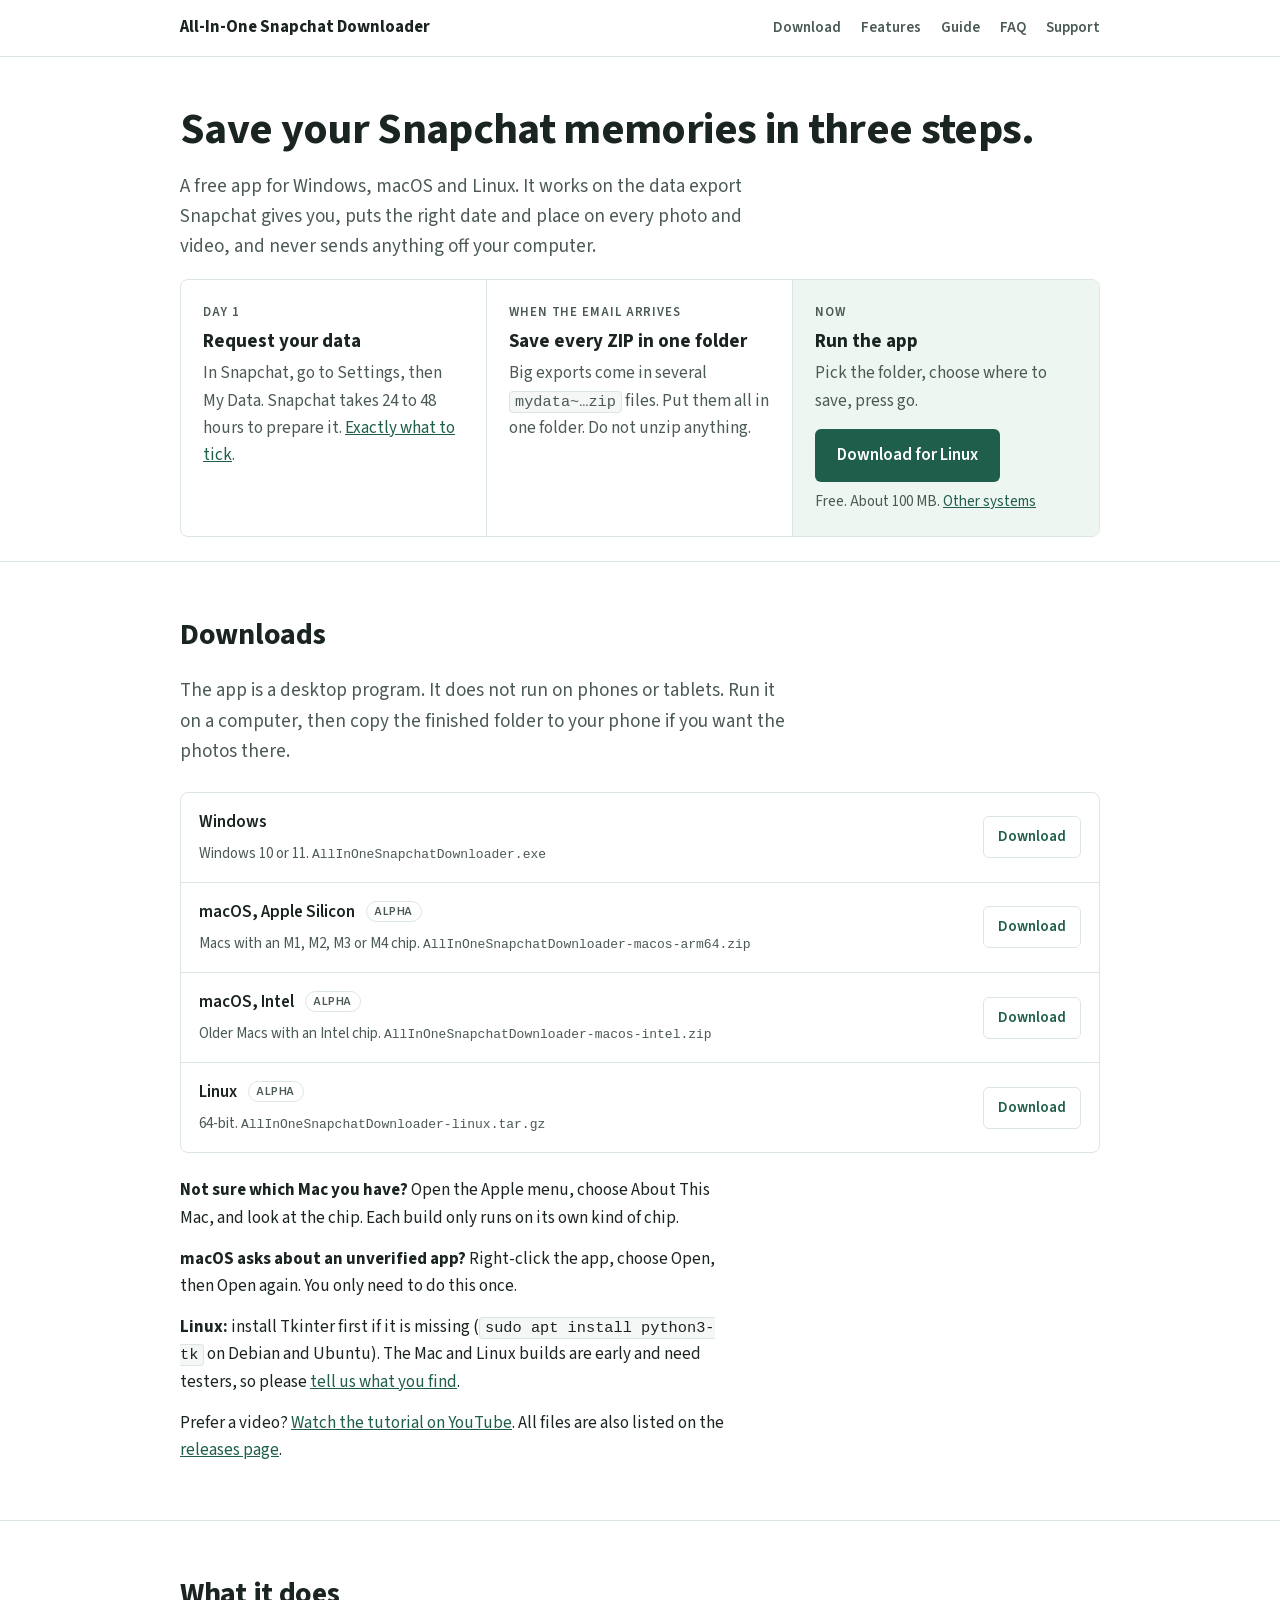
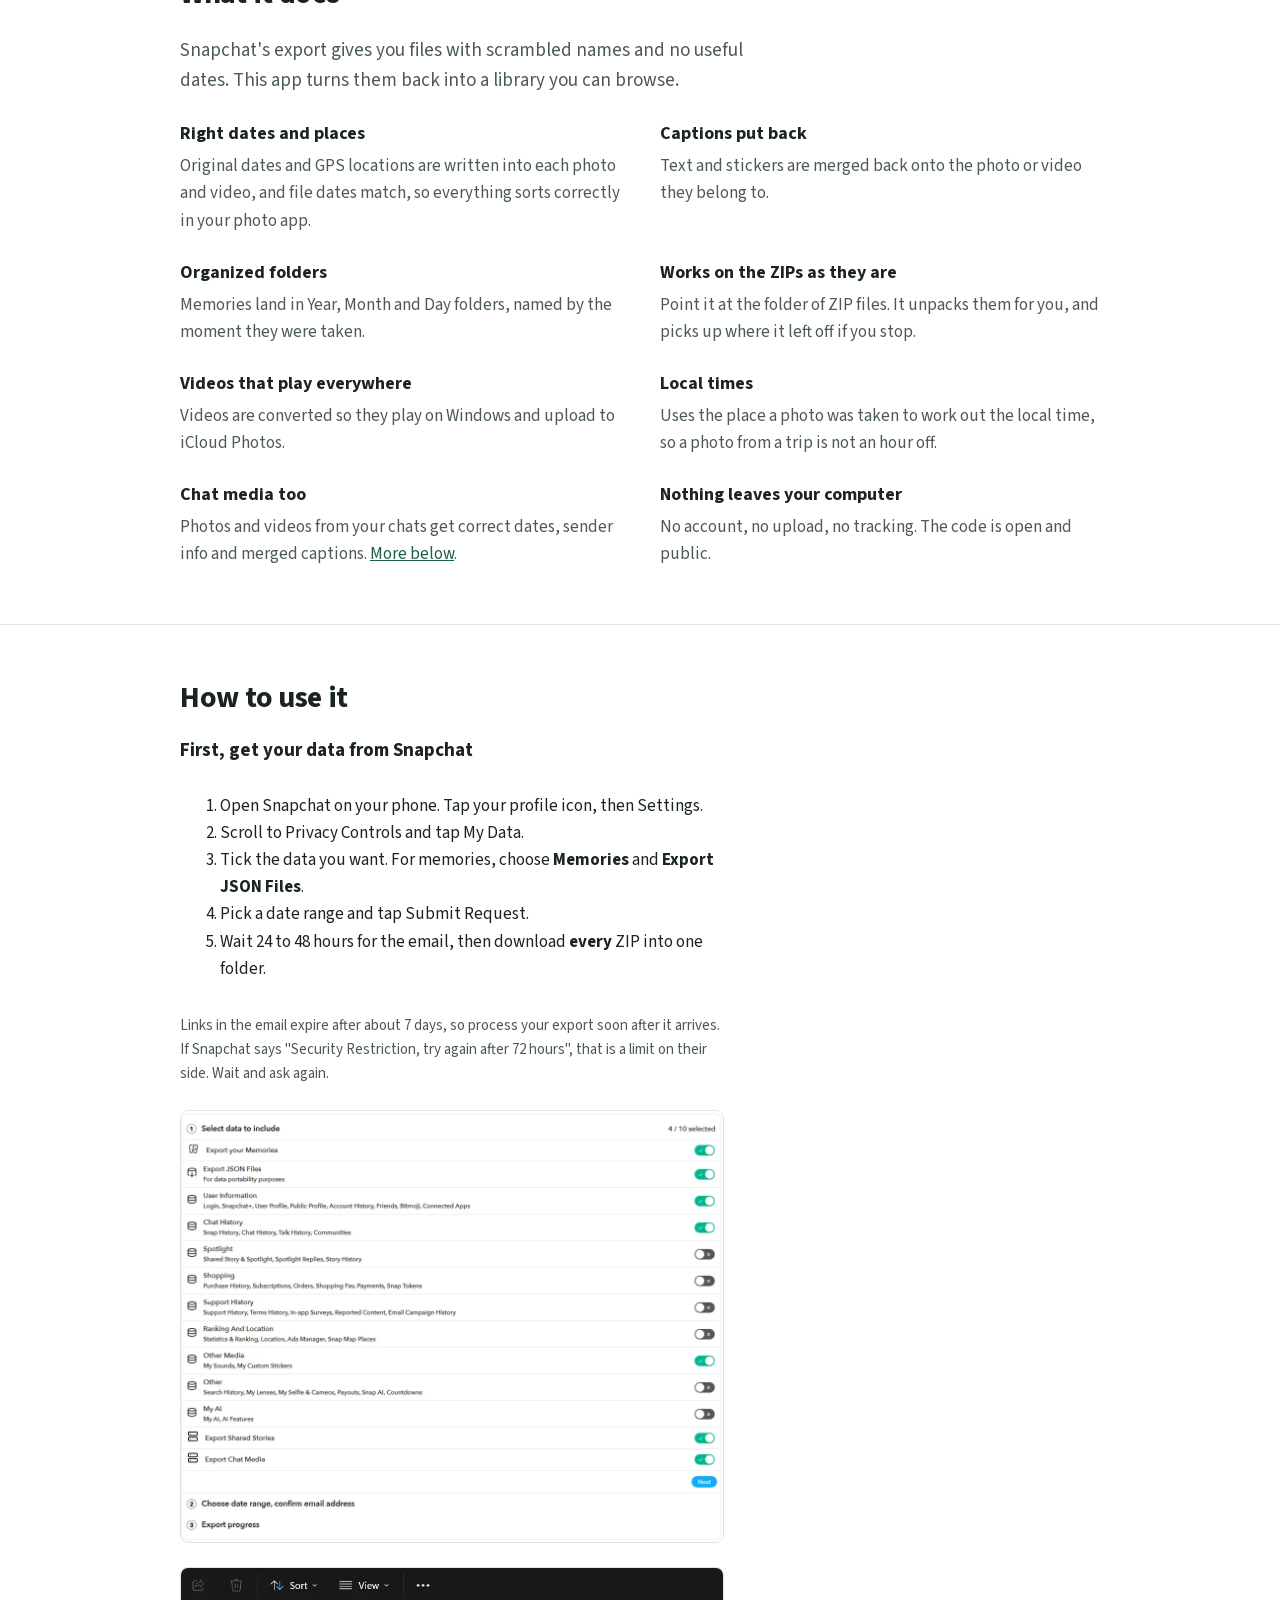
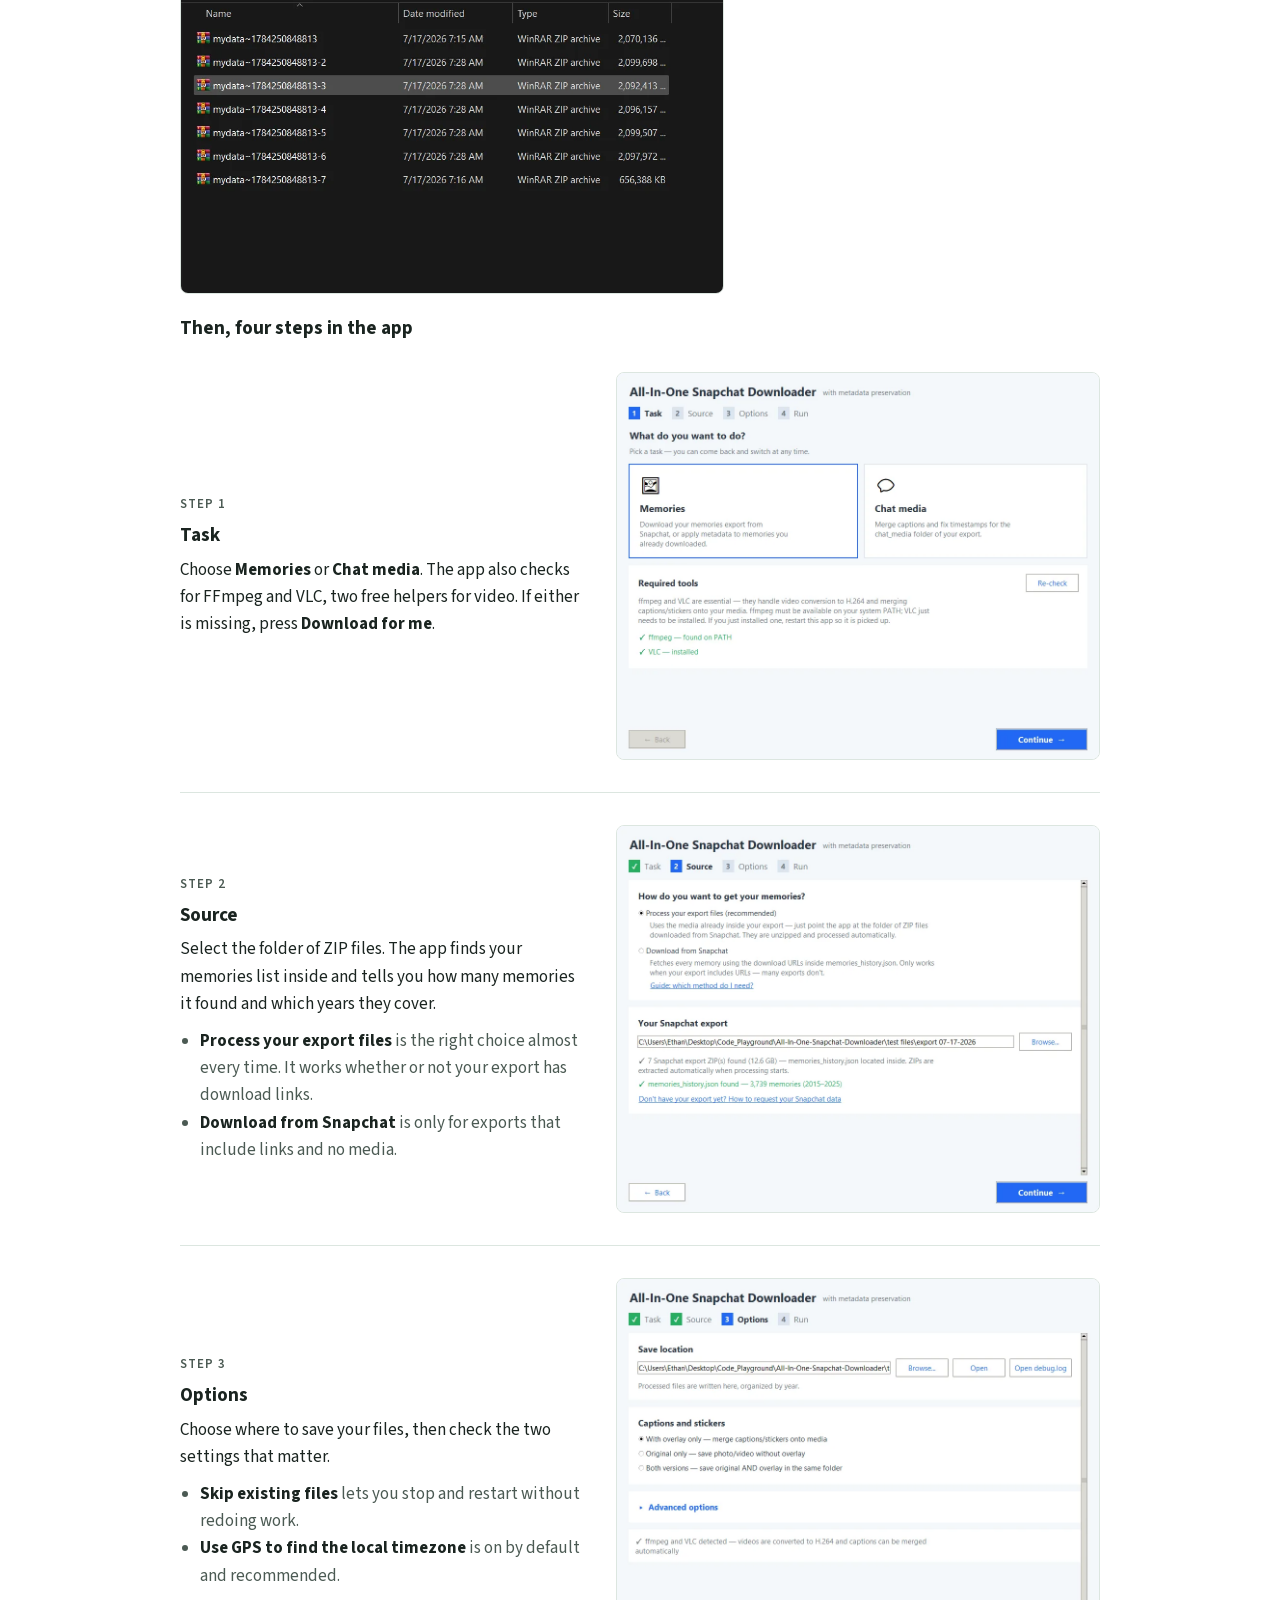
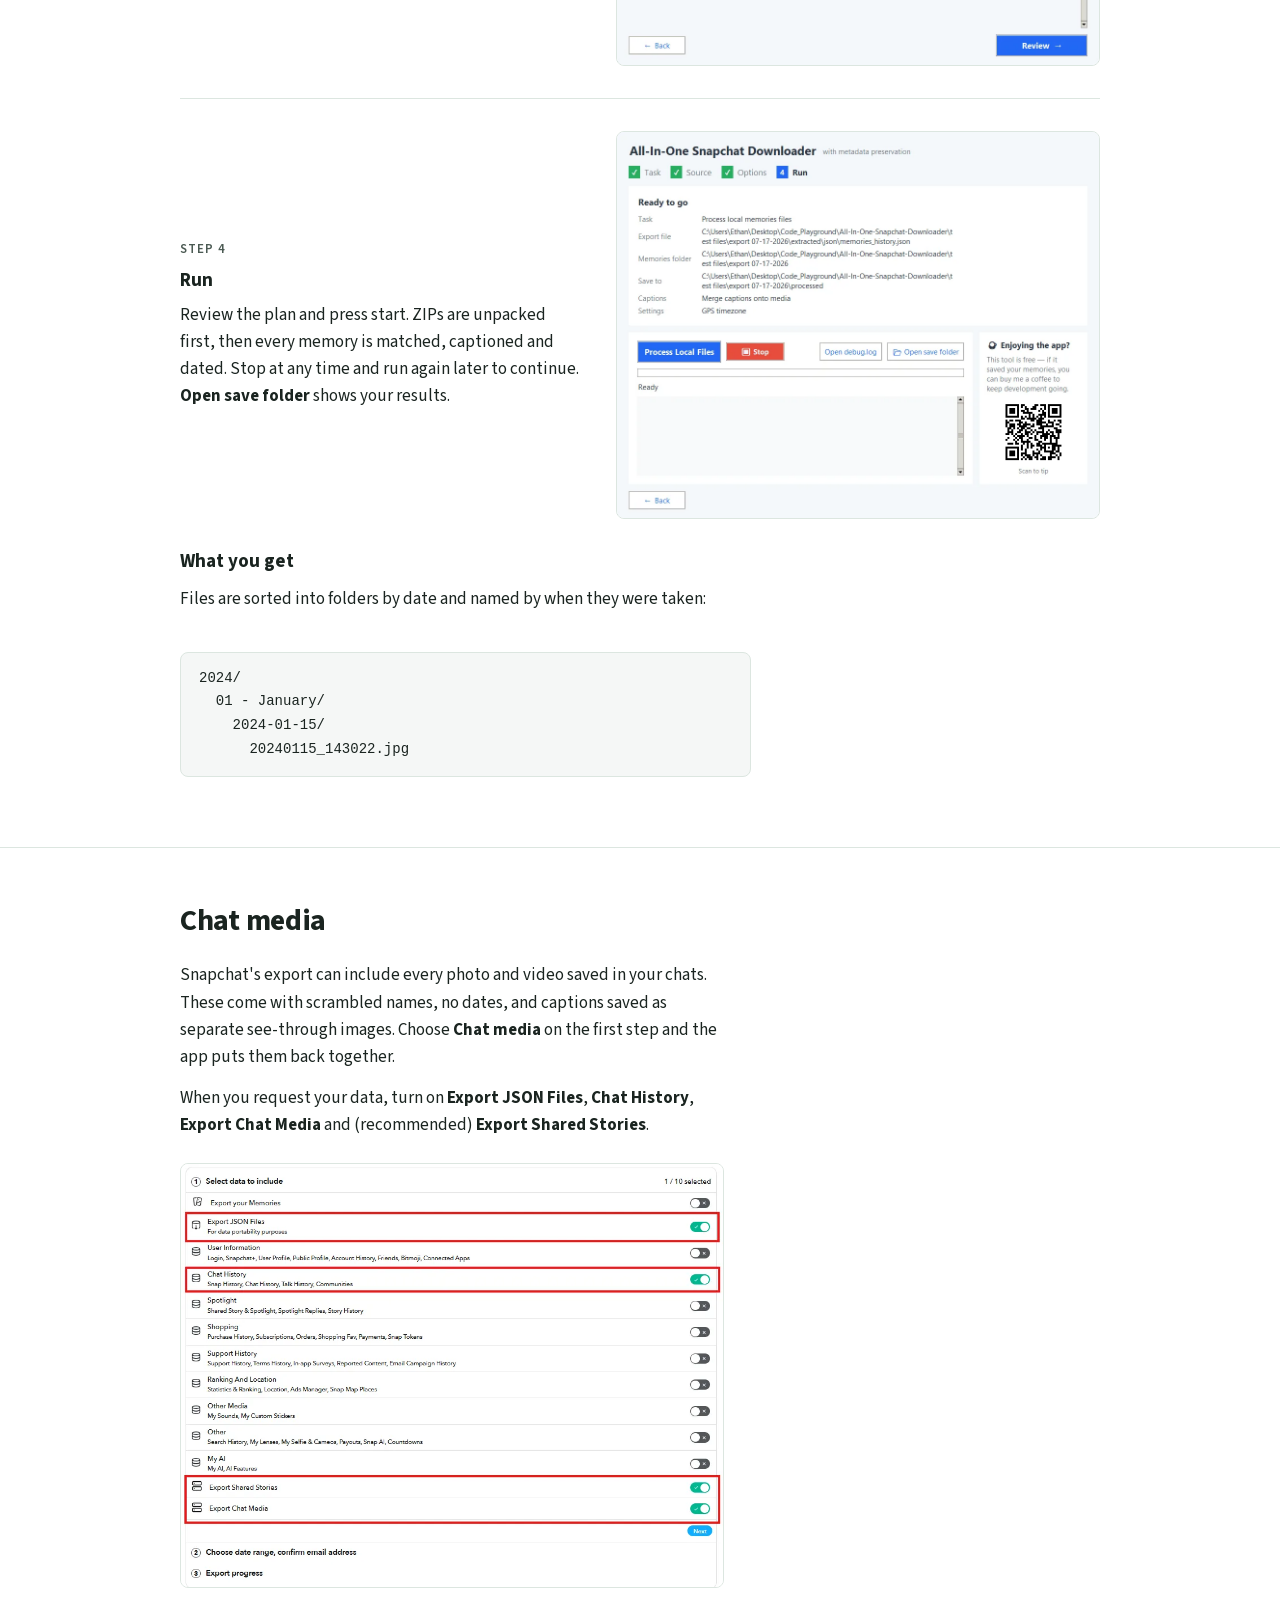
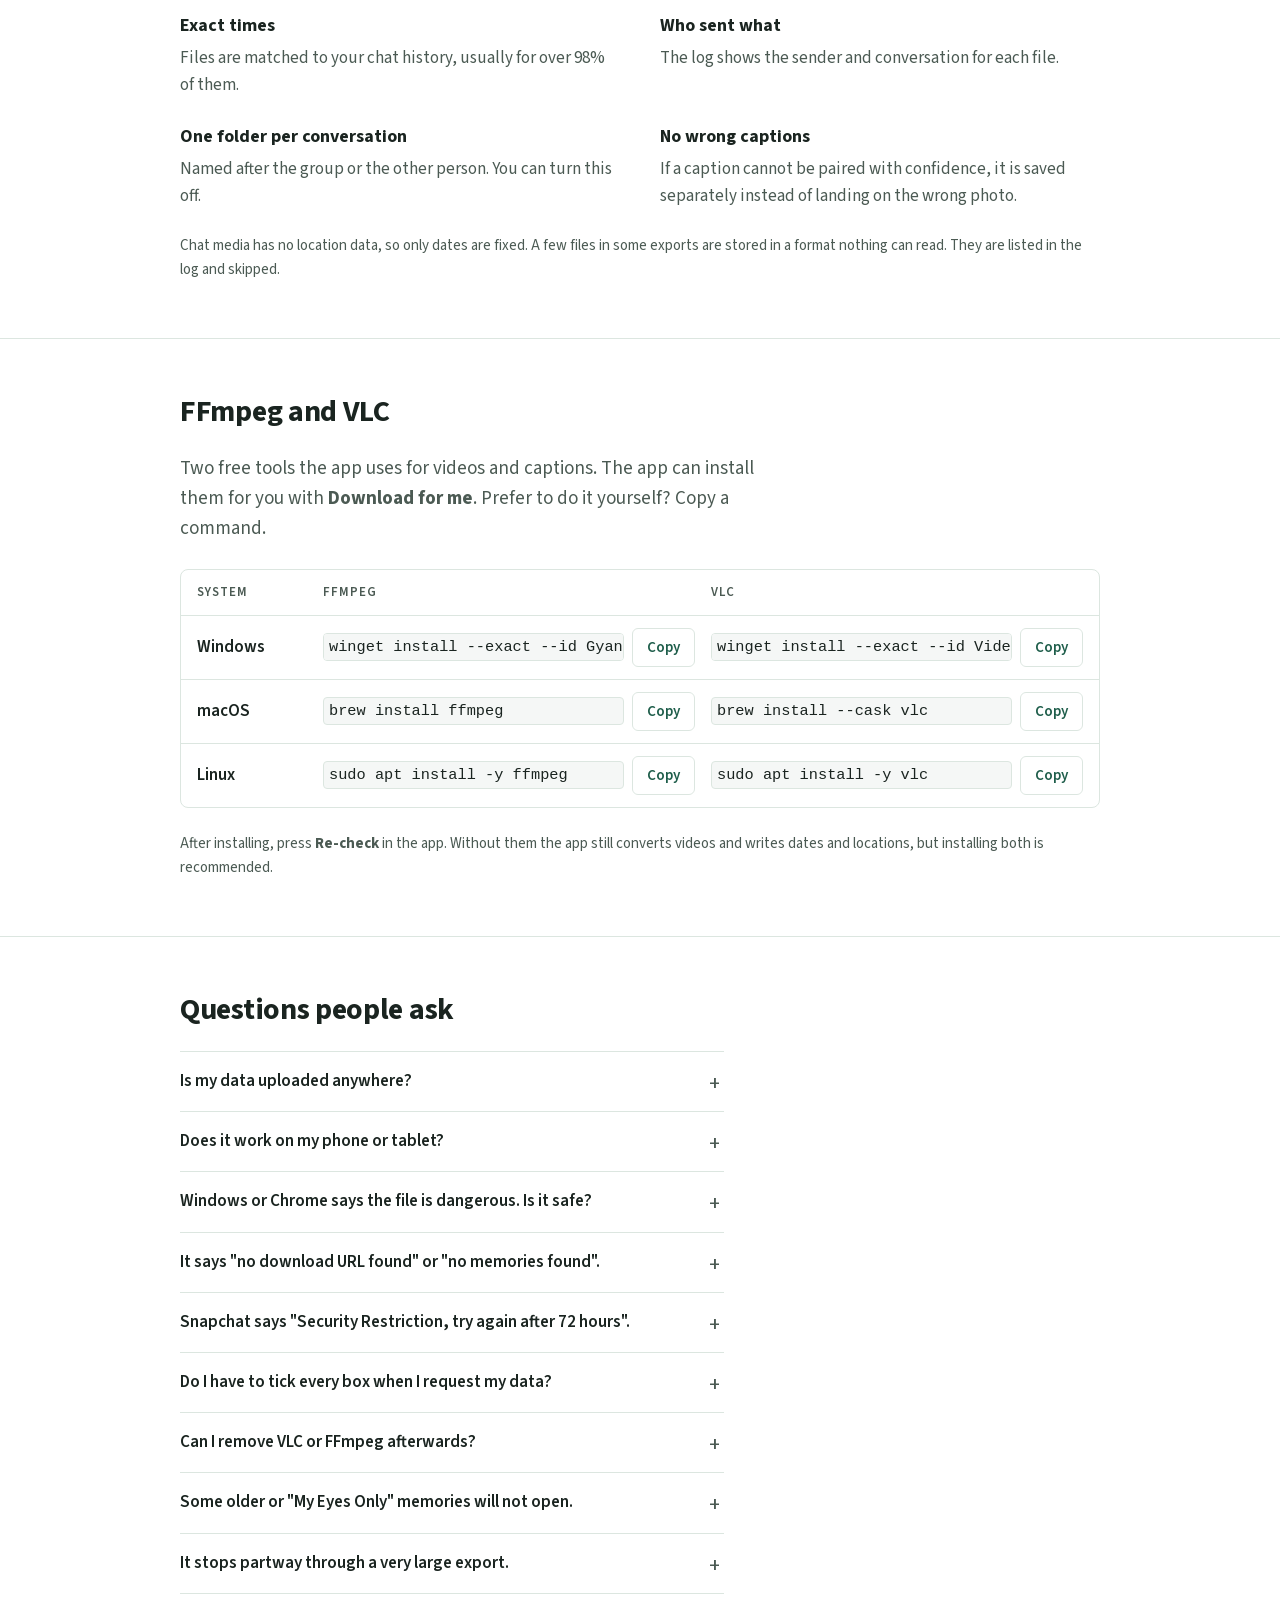
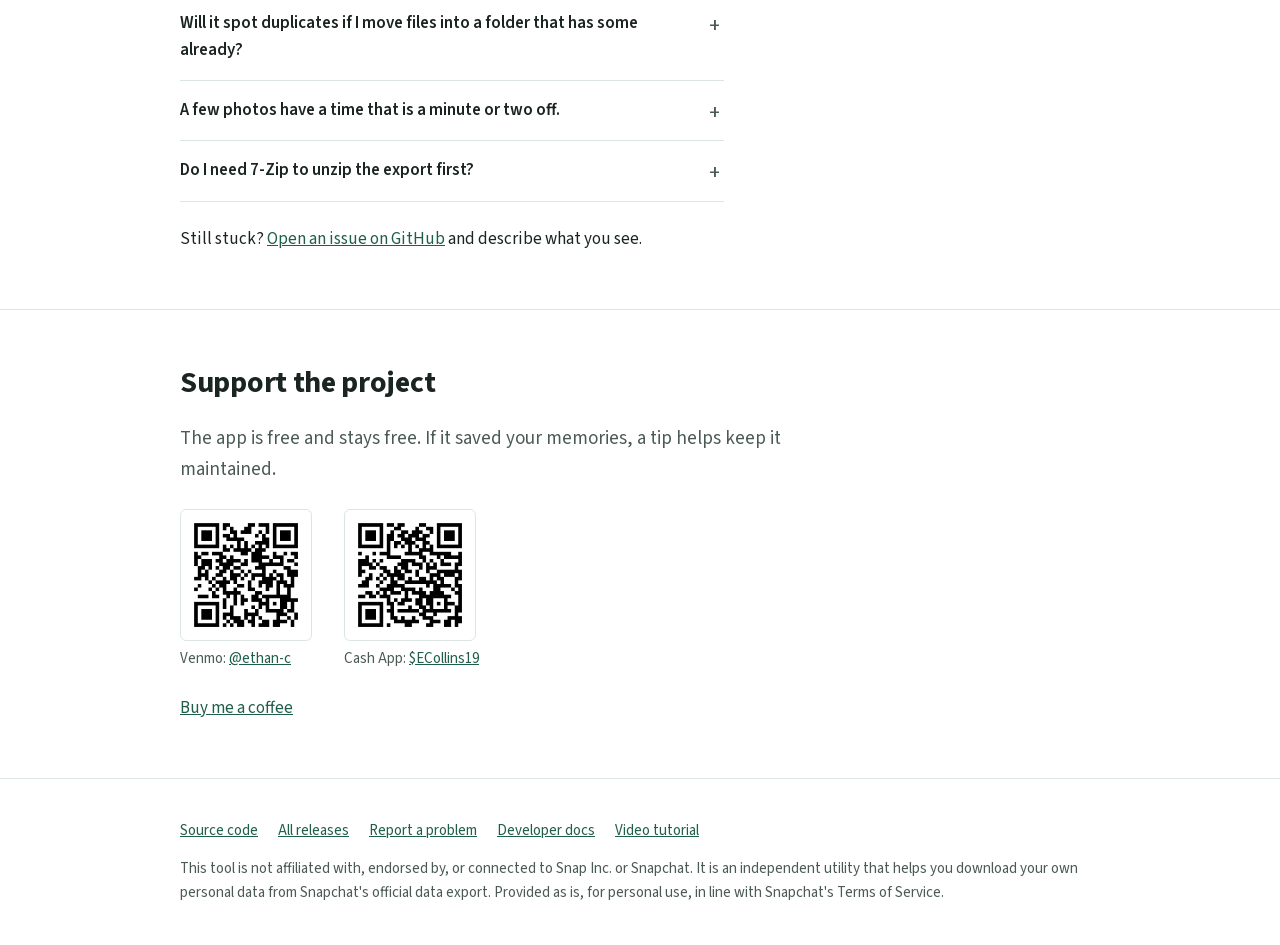
<file: site/index.html>
<!doctype html>
<html lang="en">
<head>
<meta charset="utf-8">
<meta name="viewport" content="width=device-width, initial-scale=1">
<title>All-In-One Snapchat Downloader</title>
<meta name="description" content="A free desktop app for Windows, macOS and Linux that turns your Snapchat data export into organized photos and videos with the right dates, locations and captions. Everything runs on your computer.">
<link rel="canonical" href="https://snapchat-downloader.example/">
<meta name="theme-color" content="#1F5E4B">
<meta property="og:type" content="website">
<meta property="og:title" content="All-In-One Snapchat Downloader">
<meta property="og:description" content="Save your Snapchat memories and chat media with the right dates, locations and captions. Free, open source, runs on your computer.">
<meta property="og:url" content="https://snapchat-downloader.example/">
<meta property="og:image" content="https://snapchat-downloader.example/og.png">
<meta name="twitter:card" content="summary_large_image">
<link rel="preload" href="fonts/source-sans-3-400.woff2" as="font" type="font/woff2" crossorigin>
<link rel="stylesheet" href="css/site.css">
<script defer src="js/download.js"></script>
</head>
<body>
<a class="skip" href="#main">Skip to content</a>

<header class="site-header">
  <div class="wrap">
    <a class="wordmark" href="#top">All-In-One Snapchat Downloader</a>
    <nav aria-label="Main">
      <a href="#download">Download</a>
      <a href="#features">Features</a>
      <a href="#guide">Guide</a>
      <a href="#faq">FAQ</a>
      <a href="#support">Support</a>
    </nav>
  </div>
</header>

<main id="main">
  <section class="hero" id="top">
    <div class="wrap">
      <h1>Save your Snapchat memories in three steps.</h1>
      <p class="lead">A free app for Windows, macOS and Linux. It works on the data export Snapchat gives you, puts the right date and place on every photo and video, and never sends anything off your computer.</p>

      <ol class="path">
        <li>
          <span class="when">Day 1</span>
          <h3>Request your data</h3>
          <p>In Snapchat, go to Settings, then My Data. Snapchat takes 24 to 48 hours to prepare it. <a href="#get-data">Exactly what to tick</a>.</p>
        </li>
        <li>
          <span class="when">When the email arrives</span>
          <h3>Save every ZIP in one folder</h3>
          <p>Big exports come in several <code>mydata~…zip</code> files. Put them all in one folder. Do not unzip anything.</p>
        </li>
        <li>
          <span class="when">Now</span>
          <h3>Run the app</h3>
          <p>Pick the folder, choose where to save, press go.</p>
          <a class="btn" id="download-primary" href="https://github.com/ethanwheatthin/All-In-One-Snapchat-Downloader/releases/latest/download/AllInOneSnapchatDownloader.exe">Download for Windows</a>
          <p class="meta" id="download-note">Free. About 100 MB. <span id="version" hidden></span> <a href="#download">Other systems</a></p>
        </li>
      </ol>

      <div class="note" id="windows-note">
        <p><strong>Windows shows a blue "Windows protected your PC" screen?</strong> That happens with small free apps that are not code-signed. Choose <em>More info</em>, then <em>Run anyway</em>. If you would rather not run a downloaded file, you can <a href="https://github.com/ethanwheatthin/All-In-One-Snapchat-Downloader#%EF%B8%8F-building-from-source">build it from the source code</a>, which is public.</p>
      </div>
    </div>
  </section>

  <section class="section" id="download">
    <div class="wrap">
      <h2>Downloads</h2>
      <p class="lead">The app is a desktop program. It does not run on phones or tablets. Run it on a computer, then copy the finished folder to your phone if you want the photos there.</p>
      <ul class="dl-list" id="all-downloads">
        <li data-os="windows">
          <span class="name">Windows</span>
          <span class="sub">Windows 10 or 11. <span class="file">AllInOneSnapchatDownloader.exe</span></span>
          <a class="btn btn-quiet" href="https://github.com/ethanwheatthin/All-In-One-Snapchat-Downloader/releases/latest/download/AllInOneSnapchatDownloader.exe">Download</a>
        </li>
        <li data-os="mac">
          <span class="name">macOS, Apple Silicon <span class="tag">Alpha</span></span>
          <span class="sub">Macs with an M1, M2, M3 or M4 chip. <span class="file">AllInOneSnapchatDownloader-macos-arm64.zip</span></span>
          <a class="btn btn-quiet" href="https://github.com/ethanwheatthin/All-In-One-Snapchat-Downloader/releases/latest/download/AllInOneSnapchatDownloader-macos-arm64.zip">Download</a>
        </li>
        <li data-os="mac">
          <span class="name">macOS, Intel <span class="tag">Alpha</span></span>
          <span class="sub">Older Macs with an Intel chip. <span class="file">AllInOneSnapchatDownloader-macos-intel.zip</span></span>
          <a class="btn btn-quiet" href="https://github.com/ethanwheatthin/All-In-One-Snapchat-Downloader/releases/latest/download/AllInOneSnapchatDownloader-macos-intel.zip">Download</a>
        </li>
        <li data-os="linux">
          <span class="name">Linux <span class="tag">Alpha</span></span>
          <span class="sub">64-bit. <span class="file">AllInOneSnapchatDownloader-linux.tar.gz</span></span>
          <a class="btn btn-quiet" href="https://github.com/ethanwheatthin/All-In-One-Snapchat-Downloader/releases/latest/download/AllInOneSnapchatDownloader-linux.tar.gz">Download</a>
        </li>
      </ul>
      <div class="prose">
        <p><strong>Not sure which Mac you have?</strong> Open the Apple menu, choose About This Mac, and look at the chip. Each build only runs on its own kind of chip.</p>
        <p><strong>macOS asks about an unverified app?</strong> Right-click the app, choose Open, then Open again. You only need to do this once.</p>
        <p><strong>Linux:</strong> install Tkinter first if it is missing (<code>sudo apt install python3-tk</code> on Debian and Ubuntu). The Mac and Linux builds are early and need testers, so please <a href="https://github.com/ethanwheatthin/All-In-One-Snapchat-Downloader/issues">tell us what you find</a>.</p>
        <p>Prefer a video? <a href="https://www.youtube.com/watch?v=O32IF1Qxg2E">Watch the tutorial on YouTube</a>. All files are also listed on the <a href="https://github.com/ethanwheatthin/All-In-One-Snapchat-Downloader/releases">releases page</a>.</p>
      </div>
    </div>
  </section>

  <section class="section" id="features">
    <div class="wrap">
      <h2>What it does</h2>
      <p class="lead">Snapchat's export gives you files with scrambled names and no useful dates. This app turns them back into a library you can browse.</p>
      <ul class="features">
        <li><b>Right dates and places</b><span>Original dates and GPS locations are written into each photo and video, and file dates match, so everything sorts correctly in your photo app.</span></li>
        <li><b>Captions put back</b><span>Text and stickers are merged back onto the photo or video they belong to.</span></li>
        <li><b>Organized folders</b><span>Memories land in Year, Month and Day folders, named by the moment they were taken.</span></li>
        <li><b>Works on the ZIPs as they are</b><span>Point it at the folder of ZIP files. It unpacks them for you, and picks up where it left off if you stop.</span></li>
        <li><b>Videos that play everywhere</b><span>Videos are converted so they play on Windows and upload to iCloud Photos.</span></li>
        <li><b>Local times</b><span>Uses the place a photo was taken to work out the local time, so a photo from a trip is not an hour off.</span></li>
        <li><b>Chat media too</b><span>Photos and videos from your chats get correct dates, sender info and merged captions. <a href="#chat-media">More below</a>.</span></li>
        <li><b>Nothing leaves your computer</b><span>No account, no upload, no tracking. The code is open and public.</span></li>
      </ul>
    </div>
  </section>

  <section class="section" id="guide">
    <div class="wrap">
      <h2>How to use it</h2>

      <div id="get-data" class="prose">
        <h3>First, get your data from Snapchat</h3>
        <ol>
          <li>Open Snapchat on your phone. Tap your profile icon, then Settings.</li>
          <li>Scroll to Privacy Controls and tap My Data.</li>
          <li>Tick the data you want. For memories, choose <b>Memories</b> and <b>Export JSON Files</b>.</li>
          <li>Pick a date range and tap Submit Request.</li>
          <li>Wait 24 to 48 hours for the email, then download <b>every</b> ZIP into one folder.</li>
        </ol>
        <p class="meta">Links in the email expire after about 7 days, so process your export soon after it arrives. If Snapchat says "Security Restriction, try again after 72 hours", that is a limit on their side. Wait and ask again.</p>
      </div>
      <div class="shot narrow"><img src="images/export-options.webp" width="1100" height="874" loading="lazy" alt="Snapchat's My Data screen with the memories and JSON export options ticked"></div>
      <div class="shot narrow"><img src="images/zip-folder.webp" width="852" height="512" loading="lazy" alt="A single folder holding all the mydata ZIP files from Snapchat"></div>

      <h3>Then, four steps in the app</h3>

      <div class="guide-step">
        <div class="text">
          <span class="stepno">Step 1</span>
          <h3>Task</h3>
          <p>Choose <b>Memories</b> or <b>Chat media</b>. The app also checks for FFmpeg and VLC, two free helpers for video. If either is missing, press <b>Download for me</b>.</p>
        </div>
        <div class="shot"><img src="images/wizard-1-task.webp" width="1000" height="800" loading="lazy" alt="The Task step of the app, with Memories and Chat media options"></div>
      </div>

      <div class="guide-step">
        <div class="text">
          <span class="stepno">Step 2</span>
          <h3>Source</h3>
          <p>Select the folder of ZIP files. The app finds your memories list inside and tells you how many memories it found and which years they cover.</p>
          <ul>
            <li><b>Process your export files</b> is the right choice almost every time. It works whether or not your export has download links.</li>
            <li><b>Download from Snapchat</b> is only for exports that include links and no media.</li>
          </ul>
        </div>
        <div class="shot"><img src="images/wizard-2-source.webp" width="1000" height="800" loading="lazy" alt="The Source step with a folder of export ZIP files selected"></div>
      </div>

      <div class="guide-step">
        <div class="text">
          <span class="stepno">Step 3</span>
          <h3>Options</h3>
          <p>Choose where to save your files, then check the two settings that matter.</p>
          <ul>
            <li><b>Skip existing files</b> lets you stop and restart without redoing work.</li>
            <li><b>Use GPS to find the local timezone</b> is on by default and recommended.</li>
          </ul>
        </div>
        <div class="shot"><img src="images/wizard-3-options.webp" width="1000" height="800" loading="lazy" alt="The Options step with output folder, resume and timezone settings"></div>
      </div>

      <div class="guide-step">
        <div class="text">
          <span class="stepno">Step 4</span>
          <h3>Run</h3>
          <p>Review the plan and press start. ZIPs are unpacked first, then every memory is matched, captioned and dated. Stop at any time and run again later to continue. <b>Open save folder</b> shows your results.</p>
        </div>
        <div class="shot"><img src="images/wizard-4-run.webp" width="1000" height="800" loading="lazy" alt="The Run step showing the plan and the start button"></div>
      </div>

      <div class="prose">
        <h3>What you get</h3>
        <p>Files are sorted into folders by date and named by when they were taken:</p>
      </div>
      <pre class="tree">2024/
  01 - January/
    2024-01-15/
      20240115_143022.jpg</pre>
    </div>
  </section>

  <section class="section" id="chat-media">
    <div class="wrap">
      <h2>Chat media</h2>
      <div class="prose">
        <p>Snapchat's export can include every photo and video saved in your chats. These come with scrambled names, no dates, and captions saved as separate see-through images. Choose <b>Chat media</b> on the first step and the app puts them back together.</p>
        <p>When you request your data, turn on <b>Export JSON Files</b>, <b>Chat History</b>, <b>Export Chat Media</b> and (recommended) <b>Export Shared Stories</b>.</p>
      </div>
      <div class="shot narrow"><img src="images/chat-toggles.webp" width="960" height="748" loading="lazy" alt="The Snapchat export toggles to turn on for chat media"></div>
      <ul class="features">
        <li><b>Exact times</b><span>Files are matched to your chat history, usually for over 98% of them.</span></li>
        <li><b>Who sent what</b><span>The log shows the sender and conversation for each file.</span></li>
        <li><b>One folder per conversation</b><span>Named after the group or the other person. You can turn this off.</span></li>
        <li><b>No wrong captions</b><span>If a caption cannot be paired with confidence, it is saved separately instead of landing on the wrong photo.</span></li>
      </ul>
      <p class="meta">Chat media has no location data, so only dates are fixed. A few files in some exports are stored in a format nothing can read. They are listed in the log and skipped.</p>
    </div>
  </section>

  <section class="section" id="helpers">
    <div class="wrap">
      <h2>FFmpeg and VLC</h2>
      <p class="lead">Two free tools the app uses for videos and captions. The app can install them for you with <b>Download for me</b>. Prefer to do it yourself? Copy a command.</p>
      <div class="cmds">
        <div class="cmd headrow"><span class="head">System</span><span class="head">FFmpeg</span><span class="head">VLC</span></div>
        <div class="cmd"><span class="os">Windows</span>
          <span class="c" data-tool="FFmpeg"><code>winget install --exact --id Gyan.FFmpeg</code><button class="btn btn-quiet" type="button" data-copy="winget install --exact --id Gyan.FFmpeg">Copy</button></span>
          <span class="c" data-tool="VLC"><code>winget install --exact --id VideoLAN.VLC</code><button class="btn btn-quiet" type="button" data-copy="winget install --exact --id VideoLAN.VLC">Copy</button></span></div>
        <div class="cmd"><span class="os">macOS</span>
          <span class="c" data-tool="FFmpeg"><code>brew install ffmpeg</code><button class="btn btn-quiet" type="button" data-copy="brew install ffmpeg">Copy</button></span>
          <span class="c" data-tool="VLC"><code>brew install --cask vlc</code><button class="btn btn-quiet" type="button" data-copy="brew install --cask vlc">Copy</button></span></div>
        <div class="cmd"><span class="os">Linux</span>
          <span class="c" data-tool="FFmpeg"><code>sudo apt install -y ffmpeg</code><button class="btn btn-quiet" type="button" data-copy="sudo apt install -y ffmpeg">Copy</button></span>
          <span class="c" data-tool="VLC"><code>sudo apt install -y vlc</code><button class="btn btn-quiet" type="button" data-copy="sudo apt install -y vlc">Copy</button></span></div>
      </div>
      <p class="meta">After installing, press <b>Re-check</b> in the app. Without them the app still converts videos and writes dates and locations, but installing both is recommended.</p>
    </div>
  </section>

  <section class="section" id="faq">
    <div class="wrap">
      <h2>Questions people ask</h2>
      <div class="faq">
        <details><summary>Is my data uploaded anywhere?</summary><div><p>No. Downloading, merging captions and writing dates all happen on your computer. Nothing is sent to any server.</p></div></details>
        <details><summary>Does it work on my phone or tablet?</summary><div><p>No. It is a desktop app for Windows, macOS and Linux. Run it on a computer, then copy the output folder to your phone.</p></div></details>
        <details><summary>Windows or Chrome says the file is dangerous. Is it safe?</summary><div><p>This warning is common for free, open-source apps that are not code-signed. Choose More info, then Run anyway. If you prefer, build it yourself from the public source code.</p></div></details>
        <details><summary>It says "no download URL found" or "no memories found".</summary><div><p>Your export probably has no download links, or they expired after about 7 days. Check that you selected the folder holding your <code>mydata~</code> ZIP files. Then keep <b>Process your export files</b> selected on the Source step. That mode does not need links.</p></div></details>
        <details><summary>Snapchat says "Security Restriction, try again after 72 hours".</summary><div><p>That is a limit Snapchat puts on data requests. The app cannot change it. Wait out the cooldown and request again.</p></div></details>
        <details><summary>Do I have to tick every box when I request my data?</summary><div><p>No. For memories you only need <b>Memories</b> and <b>Export JSON Files</b>. Chat media and shared stories are optional extras. Download links last about 7 days, so do not let an export sit for too long.</p></div></details>
        <details><summary>Can I remove VLC or FFmpeg afterwards?</summary><div><p>Yes. They are only used while processing. FFmpeg installed through <b>Download for me</b> lives in the app's own folder, so there is nothing else to uninstall.</p></div></details>
        <details><summary>Some older or "My Eyes Only" memories will not open.</summary><div><p>That is usually down to how Snapchat stored them (older formats or encrypted media). The app cannot decode them.</p></div></details>
        <details><summary>It stops partway through a very large export.</summary><div><p>Turn on <b>Skip existing files</b> and run it again. It continues where it left off. Very large exports can take several runs.</p></div></details>
        <details><summary>Will it spot duplicates if I move files into a folder that has some already?</summary><div><p>No. Duplicate checks only cover the app's own output folder. If you merge into an existing library, compare names and dates yourself.</p></div></details>
        <details><summary>A few photos have a time that is a minute or two off.</summary><div><p>When several memories were taken within a second or two of each other, a neighbour's time can be used. Dates are reliable. Exact times for closely timed files can be slightly off.</p></div></details>
        <details><summary>Do I need 7-Zip to unzip the export first?</summary><div><p>No. Point the app at the folder of ZIP files and it unpacks them itself.</p></div></details>
      </div>
      <p>Still stuck? <a href="https://github.com/ethanwheatthin/All-In-One-Snapchat-Downloader/issues">Open an issue on GitHub</a> and describe what you see.</p>
    </div>
  </section>

  <section class="section" id="support">
    <div class="wrap">
      <h2>Support the project</h2>
      <p class="lead">The app is free and stays free. If it saved your memories, a tip helps keep it maintained.</p>
      <div class="pay">
        <figure>
          <a href="https://venmo.com/u/ethan-c"><img src="images/venmo-qr.png" width="132" height="132" loading="lazy" alt="Venmo QR code for @ethan-c"></a>
          <figcaption>Venmo: <a href="https://venmo.com/u/ethan-c">@ethan-c</a></figcaption>
        </figure>
        <figure>
          <a href="https://cash.app/$ECollins19"><img src="images/cashapp-qr.png" width="132" height="132" loading="lazy" alt="Cash App QR code for $ECollins19"></a>
          <figcaption>Cash App: <a href="https://cash.app/$ECollins19">$ECollins19</a></figcaption>
        </figure>
      </div>
      <p><a href="https://buymeacoffee.com/ethancollins">Buy me a coffee</a></p>
    </div>
  </section>
</main>

<footer class="site-footer">
  <div class="wrap">
    <ul>
      <li><a href="https://github.com/ethanwheatthin/All-In-One-Snapchat-Downloader">Source code</a></li>
      <li><a href="https://github.com/ethanwheatthin/All-In-One-Snapchat-Downloader/releases">All releases</a></li>
      <li><a href="https://github.com/ethanwheatthin/All-In-One-Snapchat-Downloader/issues">Report a problem</a></li>
      <li><a href="https://github.com/ethanwheatthin/All-In-One-Snapchat-Downloader#readme">Developer docs</a></li>
      <li><a href="https://www.youtube.com/watch?v=O32IF1Qxg2E">Video tutorial</a></li>
    </ul>
    <p>This tool is not affiliated with, endorsed by, or connected to Snap Inc. or Snapchat. It is an independent utility that helps you download your own personal data from Snapchat's official data export. Provided as is, for personal use, in line with Snapchat's Terms of Service.</p>
  </div>
</footer>
</body>
</html>
</file>
<file: site/css/site.css>
/* All-In-One Snapchat Downloader site. Guide-first layout: one reading column, borders over shadows. */
@font-face{font-family:"Source Sans 3";font-weight:400;font-style:normal;font-display:swap;src:url("../fonts/source-sans-3-400.woff2") format("woff2")}
@font-face{font-family:"Source Sans 3";font-weight:600;font-style:normal;font-display:swap;src:url("../fonts/source-sans-3-600.woff2") format("woff2")}
@font-face{font-family:"Source Sans 3";font-weight:700;font-style:normal;font-display:swap;src:url("../fonts/source-sans-3-700.woff2") format("woff2")}

:root{
  --bg:#FFFFFF; --surface:#F5F7F6; --fg:#1A2420; --muted:#4B5A53; --line:#DCE6E0;
  --accent:#1F5E4B; --on-accent:#FFFFFF; --tint:#EEF6F1; --link:#1F5E4B;
  --font:"Source Sans 3",system-ui,-apple-system,"Segoe UI",Roboto,sans-serif;
  --mono:ui-monospace,SFMono-Regular,Menlo,Consolas,monospace;
  --measure:68ch; --page:960px;
}
@media (prefers-color-scheme: dark){
  :root{--bg:#101613;--surface:#17201C;--fg:#E6EDE9;--muted:#A3B3AB;--line:#2A3631;--accent:#58B592;--on-accent:#08140F;--tint:#16231D;--link:#7FD1AE;color-scheme:dark}
}

*,*::before,*::after{box-sizing:border-box}
html{scroll-behavior:smooth;scroll-padding-top:72px}
@media (prefers-reduced-motion:reduce){html{scroll-behavior:auto}*{transition:none!important;animation:none!important}}
body{margin:0;background:var(--bg);color:var(--fg);font:400 17px/1.6 var(--font);-webkit-text-size-adjust:100%}
img{max-width:100%;height:auto;display:block}
a{color:var(--link)}
a:focus-visible,summary:focus-visible,button:focus-visible{outline:3px solid var(--accent);outline-offset:3px;border-radius:3px}
.wrap{max-width:var(--page);margin:0 auto;padding-left:max(20px,env(safe-area-inset-left,0px));padding-right:max(20px,env(safe-area-inset-right,0px))}
.skip{position:absolute;left:-999px;top:8px;background:var(--accent);color:var(--on-accent);padding:8px 12px;border-radius:4px;z-index:20}
.skip:focus{left:8px}

/* Header */
.site-header{position:sticky;top:0;z-index:10;background:var(--bg);border-bottom:1px solid var(--line)}
.site-header .wrap{display:flex;align-items:center;gap:24px;min-height:56px;flex-wrap:wrap;padding-block:6px}
.wordmark{font-weight:700;font-size:17px;color:var(--fg);text-decoration:none;margin-right:auto}
.site-header nav{display:flex;gap:20px;flex-wrap:wrap}
.site-header nav a{color:var(--muted);text-decoration:none;font-size:15px;font-weight:600}
.site-header nav a:hover{color:var(--fg)}

/* Text */
h1,h2,h3{line-height:1.15;text-wrap:balance;margin:0}
h1{font-size:clamp(30px,5vw,44px);font-weight:700;letter-spacing:-.015em}
h2{font-size:clamp(24px,3.4vw,30px);font-weight:700;letter-spacing:-.01em}
h3{font-size:19px;font-weight:700}
p{margin:0}
.lead{font-size:19px;color:var(--muted);max-width:var(--measure)}
.eyebrow{font-size:13px;font-weight:600;letter-spacing:.07em;text-transform:uppercase;color:var(--muted)}
.prose{max-width:var(--measure);display:flex;flex-direction:column;gap:14px}
code,kbd{font-family:var(--mono);font-size:.9em}
:not(pre)>code{background:var(--surface);border:1px solid var(--line);border-radius:4px;padding:1px 5px}

/* Sections */
.section{padding-block:56px;border-top:1px solid var(--line)}
.section>.wrap{display:flex;flex-direction:column;gap:24px}
.hero{padding-block:48px 24px}
.hero .wrap{display:flex;flex-direction:column;gap:16px}

/* Buttons */
.btn{display:inline-block;background:var(--accent);color:var(--on-accent);font-weight:600;font-size:17px;padding:13px 22px;border-radius:6px;text-decoration:none;border:0;cursor:pointer;font-family:inherit}
.btn:hover{filter:brightness(1.08)}
.btn-quiet{background:transparent;color:var(--link);border:1px solid var(--line);padding:8px 14px;font-size:15px}
.meta{font-size:15px;color:var(--muted)}

/* Three-step path */
.path{list-style:none;margin:0;padding:0;display:grid;grid-template-columns:repeat(3,minmax(0,1fr));border:1px solid var(--line);border-radius:8px;overflow:hidden}
.path>li{padding:22px;border-right:1px solid var(--line);display:flex;flex-direction:column;gap:8px;min-width:0;color:var(--muted)}
.path>li:last-child{border-right:0;background:var(--tint)}
.path h3{color:var(--fg)}
.path .when{font-size:13px;font-weight:600;letter-spacing:.07em;text-transform:uppercase;color:var(--muted)}
.path .btn{align-self:flex-start;margin-top:6px}

.note{background:var(--surface);border:1px solid var(--line);border-radius:8px;padding:16px 18px;max-width:var(--measure)}
.note strong{color:var(--fg)}

/* Downloads */
.dl-list{list-style:none;margin:0;padding:0;border:1px solid var(--line);border-radius:8px;overflow:hidden}
.dl-list>li{display:grid;grid-template-columns:minmax(0,1fr) auto;gap:6px 16px;align-items:center;padding:16px 18px;border-bottom:1px solid var(--line)}
.dl-list>li:last-child{border-bottom:0}
.dl-list .name{font-weight:600}
.dl-list .sub{grid-column:1;color:var(--muted);font-size:15px}
.dl-list .file{font-family:var(--mono);font-size:13px;color:var(--muted);overflow-wrap:anywhere}
.dl-list a.btn-quiet{grid-column:2;grid-row:1 / span 2}
.tag{font-size:12px;font-weight:600;letter-spacing:.05em;text-transform:uppercase;border:1px solid var(--line);border-radius:99px;padding:1px 8px;margin-left:8px;color:var(--muted);vertical-align:2px}

/* Features: plain two-column list */
.features{display:grid;grid-template-columns:repeat(2,minmax(0,1fr));gap:24px 40px;margin:0;padding:0;list-style:none}
.features li{display:flex;flex-direction:column;gap:4px}
.features b{font-size:18px}
.features span{color:var(--muted)}

/* Guide */
.guide-step{display:grid;grid-template-columns:minmax(0,5fr) minmax(0,6fr);gap:32px;align-items:center;padding-block:8px}
.guide-step+.guide-step{border-top:1px solid var(--line);padding-top:32px}
.guide-step .text{display:flex;flex-direction:column;gap:10px;min-width:0}
.guide-step .text ul{margin:0;padding-left:20px;color:var(--muted)}
.guide-step .text ul b{color:var(--fg)}
.shot{border:1px solid var(--line);border-radius:8px;overflow:hidden;background:var(--surface)}
.shot img{width:100%}
.stepno{font-size:13px;font-weight:600;letter-spacing:.07em;text-transform:uppercase;color:var(--muted)}
.tree{background:var(--surface);border:1px solid var(--line);border-radius:8px;padding:14px 18px;font:14px/1.7 var(--mono);overflow-x:auto;max-width:var(--measure)}

/* Commands */
.cmds{border:1px solid var(--line);border-radius:8px;overflow:hidden;max-width:var(--page)}
.cmd{display:grid;grid-template-columns:110px minmax(0,1fr) minmax(0,1fr);gap:8px 16px;padding:12px 16px;border-bottom:1px solid var(--line);align-items:center}
.cmd:last-child{border-bottom:0}
.cmd .os{font-weight:600}
.cmd .c{display:flex;gap:8px;align-items:center;min-width:0}
.cmd code{overflow-x:auto;white-space:nowrap;flex:1;min-width:0}
.cmd button{flex:none}
.cmd .head{color:var(--muted);font-size:13px;letter-spacing:.07em;text-transform:uppercase;font-weight:600}

/* FAQ */
.faq{border-top:1px solid var(--line);max-width:var(--measure)}
.faq details{border-bottom:1px solid var(--line);padding:2px 0}
.faq summary{cursor:pointer;font-weight:600;padding:14px 28px 14px 0;list-style:none;position:relative}
.faq summary::-webkit-details-marker{display:none}
.faq summary::after{content:"+";position:absolute;right:4px;top:12px;font-size:22px;color:var(--muted);font-weight:400}
.faq details[open] summary::after{content:"\2212"}
.faq details>div{padding:0 0 16px;color:var(--muted);display:flex;flex-direction:column;gap:10px}

/* Support */
.pay{display:flex;gap:32px;flex-wrap:wrap;align-items:flex-start}
.pay figure{margin:0;display:flex;flex-direction:column;gap:6px;align-items:flex-start}
.pay img{width:132px;height:132px;border:1px solid var(--line);border-radius:6px;background:#fff;padding:6px}
.pay figcaption{font-size:15px;color:var(--muted)}

/* Footer */
.site-footer{border-top:1px solid var(--line);padding-block:40px;color:var(--muted);font-size:15px}
.site-footer .wrap{display:flex;flex-direction:column;gap:14px}
.site-footer ul{list-style:none;margin:0;padding:0;display:flex;gap:20px;flex-wrap:wrap}

[hidden]{display:none!important}

@media (max-width:760px){
  body{font-size:16.5px}
  .path{grid-template-columns:minmax(0,1fr)}
  .path>li{border-right:0;border-bottom:1px solid var(--line)}
  .path>li:last-child{border-bottom:0}
  .features{grid-template-columns:minmax(0,1fr)}
  .guide-step{grid-template-columns:minmax(0,1fr);gap:16px}
  .cmd{grid-template-columns:minmax(0,1fr)}
  .cmd.headrow{display:none}
  .cmd .c{flex-wrap:wrap}
  .cmd .c::before{content:attr(data-tool);flex:0 0 100%;font-size:13px;font-weight:600;color:var(--muted)}
  .dl-list>li{grid-template-columns:minmax(0,1fr)}
  .dl-list a.btn-quiet{grid-column:1;grid-row:auto;justify-self:start}
  .section{padding-block:44px}
}
.narrow{max-width:var(--measure)}
</file>
